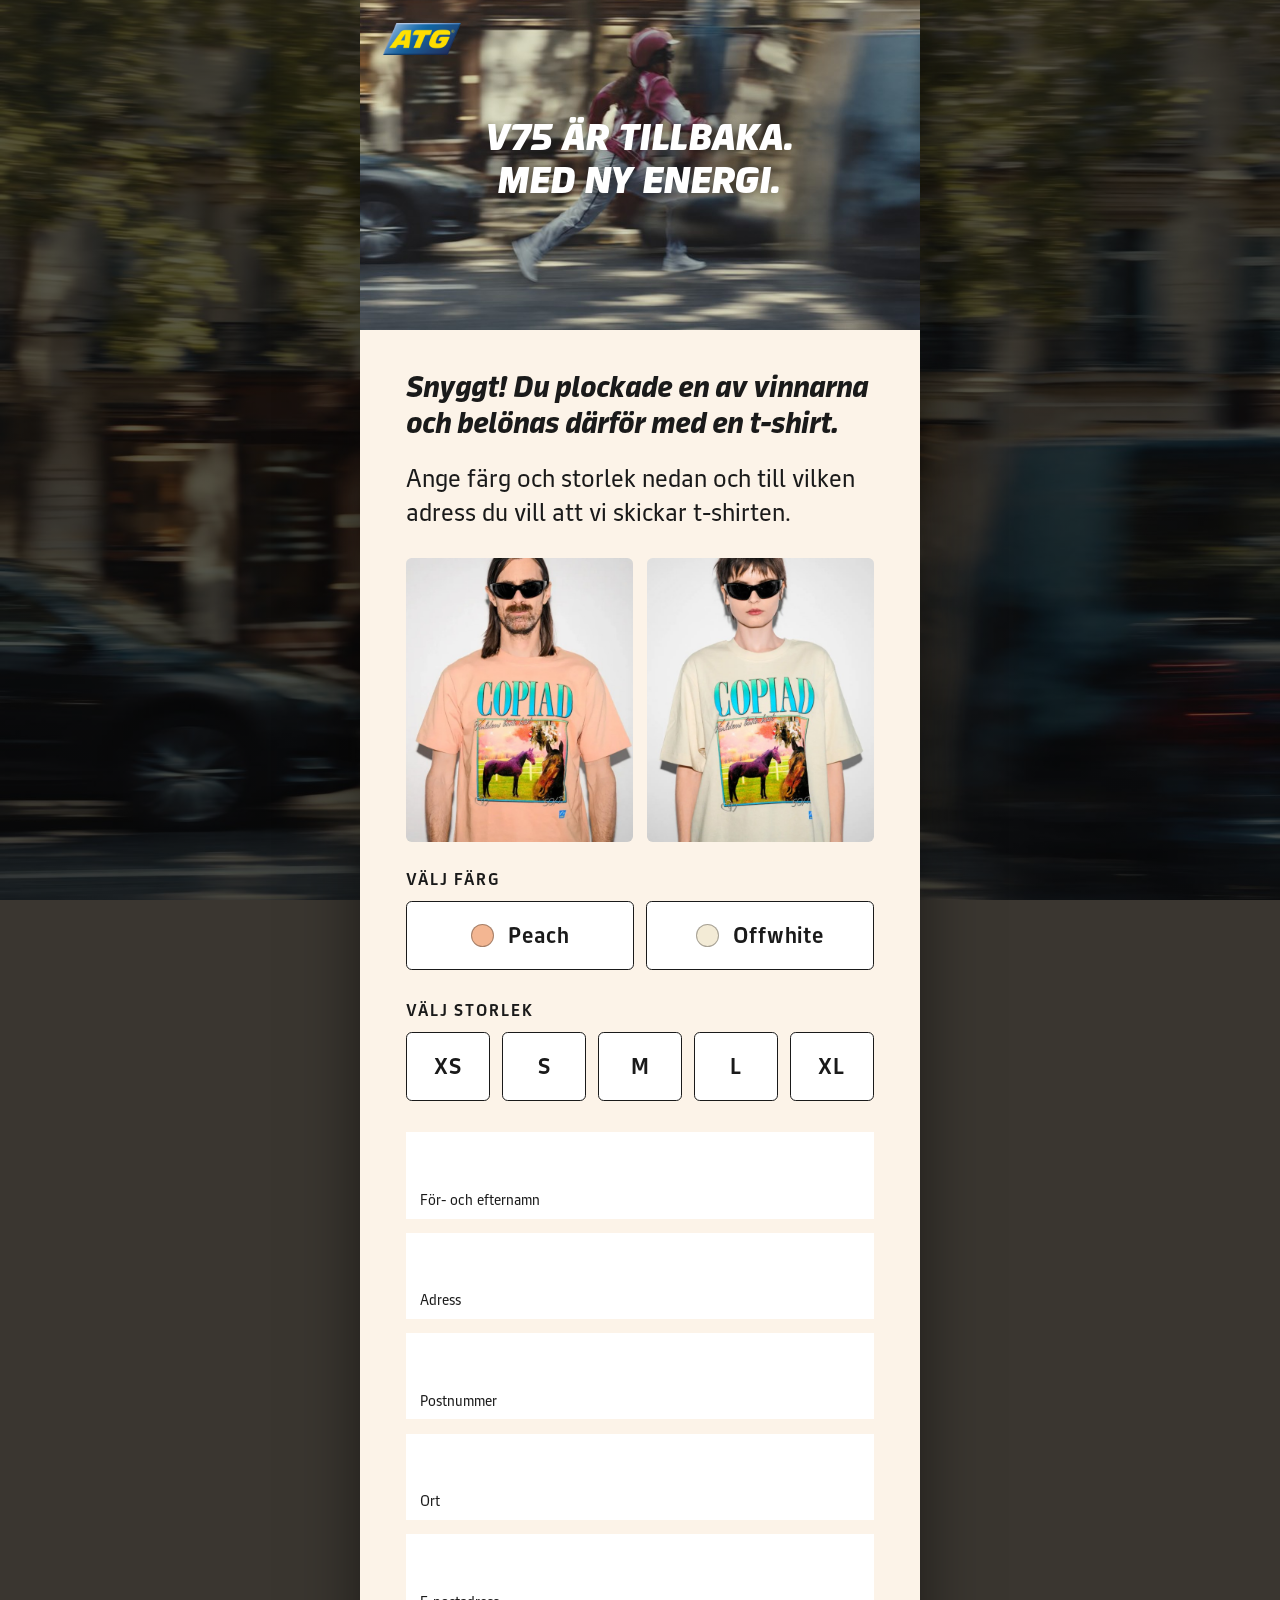
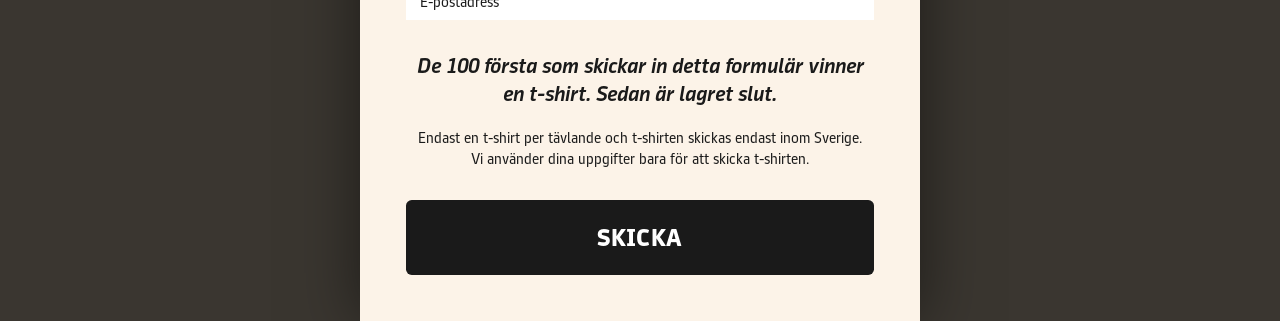
<file: index.html>
<!doctype html>
<html lang="sv">
<head>
  <meta charset="utf-8">
  <meta name="viewport" content="width=device-width, initial-scale=1">
  <!-- Frågar databasen direkt om t-shirtarna är slut och döljer innehållet tills svaret kommit.
       Är det slut visar script.js slutsidans text här direkt, utan att formuläret syns. -->
  <script>
    // Har den här telefonen redan beställt? Då direkt till tacksidan. ?ny nollställer (för test).
    try {
      if (/[?&]ny\b/.test(location.search)) localStorage.removeItem('atg-v75-bestallt');
      else if (localStorage.getItem('atg-v75-bestallt')) location.replace('tack.html');
    } catch (e) {}
    document.documentElement.classList.add('kollar');
  </script>
  <link rel="preconnect" href="https://nkfxqteujqatmzwbnxrn.supabase.co" crossorigin>
  <script src="db.js?v=2"></script>
  <title>V75 är tillbaka. Hämta din t-shirt | ATG</title>
  <meta name="description" content="Snyggt! Du plockade en av vinnarna och belönas därför med en t-shirt.">
  <meta name="robots" content="noindex, nofollow">
  <meta name="theme-color" content="#3A3630">

  <meta property="og:type" content="website">
  <meta property="og:locale" content="sv_SE">
  <meta property="og:title" content="V75 är tillbaka. Med ny energi.">
  <meta property="og:description" content="Snyggt! Du plockade en av vinnarna och belönas därför med en t-shirt.">
  <meta property="og:url" content="https://atg.shinyhappypeople.se/">
  <meta property="og:image" content="https://atg.shinyhappypeople.se/img/og.jpg">
  <meta property="og:image:width" content="1200">
  <meta property="og:image:height" content="630">
  <meta name="twitter:card" content="summary_large_image">

  <link rel="icon" type="image/png" href="img/favicon.png">
  <link rel="apple-touch-icon" href="img/apple-touch-icon.png">
  <link rel="preload" href="fonts/ATGRubrik.woff2" as="font" type="font/woff2" crossorigin>
  <link rel="preload" href="fonts/ATGText-ExtraBoldItalic.woff2" as="font" type="font/woff2" crossorigin>
  <link rel="preload" href="fonts/ATGText-Regular.woff2" as="font" type="font/woff2" crossorigin>
  <link rel="stylesheet" href="styles.css?v=7">
</head>
<body>
  <div class="page" id="page">

    <header class="hero">
      <img class="hero__logo" src="img/atg-logo.png" width="54" height="22" alt="ATG">
      <h1 class="hero__title">V75 är tillbaka.<br>Med ny energi.</h1>
    </header>

    <!-- Visas när t-shirtarna är slut. Samma text som slut.html. -->
    <main class="content content--soldout" id="slut-innehall" hidden>
      <h2 class="intro__title intro__title--wrap">Oj vad snabbt ni plockade de 100 vinnarna! Alla t-shirts är nu slut.</h2>
      <p class="intro__text intro__text--wrap">Hoppas du har bättre flyt på V75 i morgon. Lycka till!</p>
    </main>

    <main class="content" id="start-innehall">

      <div class="intro">
        <h2 class="intro__title">Snyggt! Du plockade en av vinnarna <br>och belönas därför med en t-shirt.</h2>
        <p class="intro__text">Ange färg och storlek nedan och till vilken <br>adress du vill att vi skickar <span class="nobr">t-shirten.</span></p>
      </div>

      <div class="photos">
        <button type="button" class="photo" data-lightbox="img/tshirt-peach.jpg" data-alt="Modell i persikofärgad t-shirt med Copiad-tryck" aria-label="Visa persikofärgad t-shirt i helskärm">
          <img src="img/tshirt-peach.jpg" width="746" height="746" decoding="async" alt="Modell i persikofärgad t-shirt med Copiad-tryck">
        </button>
        <button type="button" class="photo" data-lightbox="img/tshirt-offwhite.jpg" data-alt="Modell i offwhite t-shirt med Copiad-tryck" aria-label="Visa offwhite t-shirt i helskärm">
          <img src="img/tshirt-offwhite.jpg" width="746" height="746" decoding="async" alt="Modell i offwhite t-shirt med Copiad-tryck">
        </button>
      </div>

      <form class="form" id="tshirt-form" novalidate>

        <fieldset class="choice">
          <legend class="choice__legend">Välj färg</legend>
          <div class="choice__row">
            <label class="chip chip--color">
              <input type="radio" name="farg" value="peach" required>
              <span class="chip__face"><span class="swatch swatch--peach"></span>Peach</span>
            </label>
            <label class="chip chip--color">
              <input type="radio" name="farg" value="offwhite">
              <span class="chip__face"><span class="swatch swatch--offwhite"></span>Offwhite</span>
            </label>
          </div>
        </fieldset>

        <fieldset class="choice">
          <legend class="choice__legend">Välj storlek</legend>
          <div class="choice__row">
            <label class="chip"><input type="radio" name="storlek" value="xs" required><span class="chip__face">XS</span></label>
            <label class="chip"><input type="radio" name="storlek" value="s"><span class="chip__face">S</span></label>
            <label class="chip"><input type="radio" name="storlek" value="m"><span class="chip__face">M</span></label>
            <label class="chip"><input type="radio" name="storlek" value="l"><span class="chip__face">L</span></label>
            <label class="chip"><input type="radio" name="storlek" value="xl"><span class="chip__face">XL</span></label>
          </div>
        </fieldset>

        <div class="fields">
          <div class="field">
            <input id="f-namn" name="namn" type="text" autocomplete="name" required>
            <label for="f-namn">För- och efternamn</label>
          </div>
          <div class="field">
            <input id="f-adress" name="adress" type="text" autocomplete="street-address" required>
            <label for="f-adress">Adress</label>
          </div>
          <div class="field">
            <input id="f-postnr" name="postnummer" type="text" inputmode="numeric" autocomplete="postal-code" pattern="[0-9]{3} ?[0-9]{2}" maxlength="6" title="Fem siffror, till exempel 123 45" required>
            <label for="f-postnr">Postnummer</label>
          </div>
          <div class="field">
            <input id="f-ort" name="ort" type="text" autocomplete="address-level2" required>
            <label for="f-ort">Ort</label>
          </div>
          <div class="field">
            <input id="f-epost" name="epost" type="email" autocomplete="email" required>
            <label for="f-epost">E-postadress</label>
          </div>
        </div>

        <!-- Fälla för spambottar. Människor ser den aldrig. -->
        <div class="trap" aria-hidden="true">
          <label for="f-honey">Lämna tomt</label>
          <input id="f-honey" name="_honey" type="text" tabindex="-1" autocomplete="off">
        </div>

        <p class="stock">De 100 första som skickar in detta formulär vinner en t-shirt. Sedan är lagret slut.</p>

        <p class="disclaimer">Endast en t-shirt per tävlande och t-shirten skickas endast inom Sverige. <br>Vi använder dina uppgifter bara för att skicka <span class="nobr">t-shirten.</span></p>

        <button class="submit" type="submit">Skicka</button>

      </form>
    </main>
  </div>

  <!-- Popup i mitten för meddelanden vid Skicka -->
  <dialog class="notice" id="notice" aria-labelledby="notice-title" aria-describedby="notice-text">
    <h2 class="notice__title" id="notice-title"></h2>
    <p class="notice__text" id="notice-text"></p>
    <button type="button" class="submit" id="notice-ok">OK</button>
  </dialog>

  <!-- Helskärmsvisning av bild -->
  <div class="lightbox" id="lightbox" role="dialog" aria-modal="true" aria-label="Förstorad bild" hidden>
    <button type="button" class="lightbox__backdrop" id="lightbox-backdrop" aria-label="Stäng"></button>
    <img class="lightbox__img" id="lightbox-img" alt="">
    <button type="button" class="lightbox__close" id="lightbox-close" aria-label="Stäng förstorad bild">
      <svg width="22" height="22" viewBox="0 0 22 22" fill="none" aria-hidden="true"><path d="M3 3L19 19M19 3L3 19" stroke="currentColor" stroke-width="1.8" stroke-linecap="round"/></svg>
    </button>
  </div>

  <script src="script.js?v=6"></script>
</body>
</html>
</file>
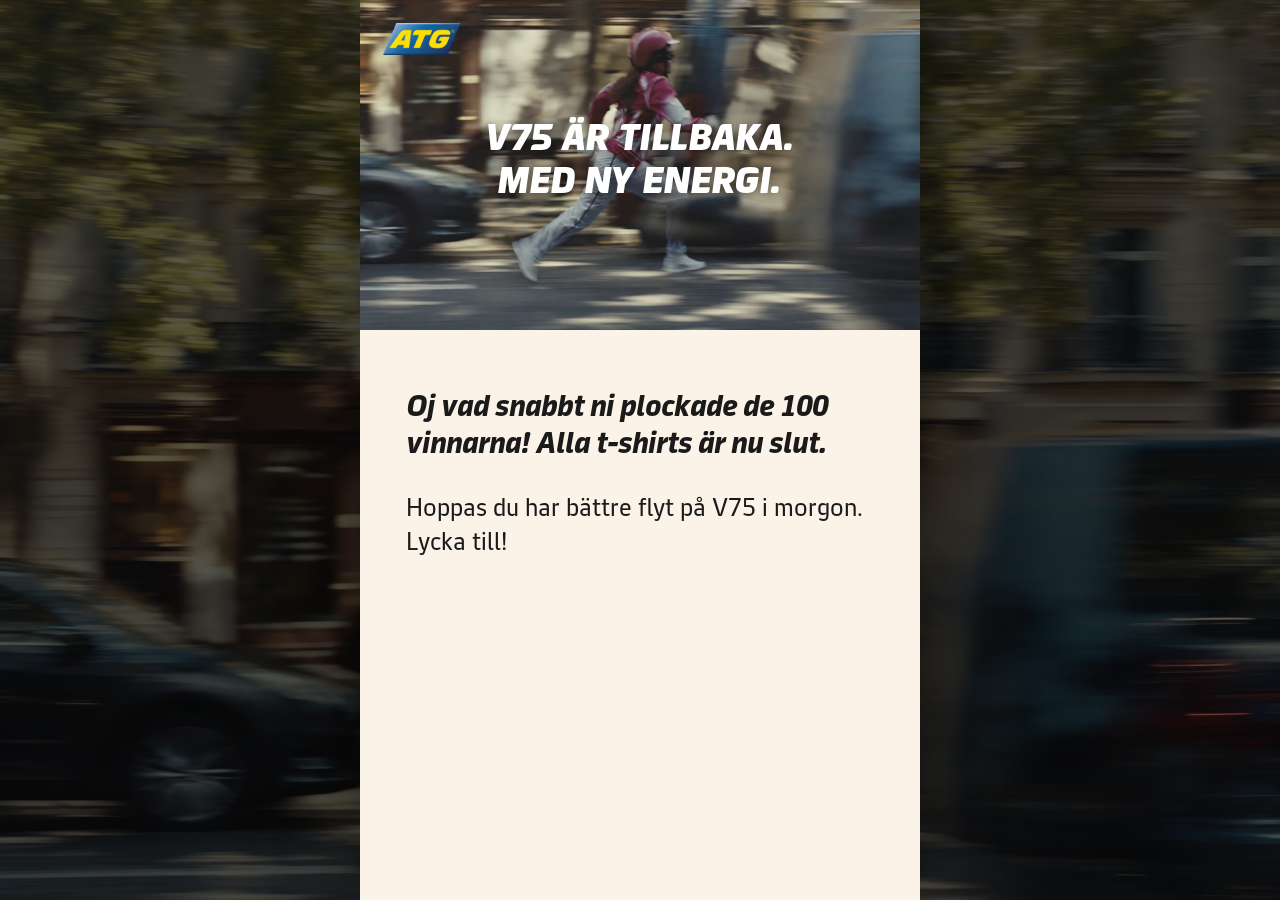
<file: slut.html>
<!doctype html>
<html lang="sv">
<head>
  <meta charset="utf-8">
  <meta name="viewport" content="width=device-width, initial-scale=1">
  <title>Alla t-shirts är slut | ATG</title>
  <meta name="description" content="Oj vad snabbt ni plockade de 100 vinnarna! Alla t-shirts är nu slut.">
  <meta name="robots" content="noindex, nofollow">
  <meta name="theme-color" content="#3A3630">

  <link rel="icon" type="image/png" href="img/favicon.png">
  <link rel="apple-touch-icon" href="img/apple-touch-icon.png">
  <link rel="preload" href="fonts/ATGRubrik.woff2" as="font" type="font/woff2" crossorigin>
  <link rel="preload" href="fonts/ATGText-ExtraBoldItalic.woff2" as="font" type="font/woff2" crossorigin>
  <link rel="preload" href="fonts/ATGText-Regular.woff2" as="font" type="font/woff2" crossorigin>
  <link rel="preconnect" href="https://nkfxqteujqatmzwbnxrn.supabase.co" crossorigin>
  <script src="db.js?v=2"></script>
  <link rel="stylesheet" href="styles.css?v=7">
</head>
<body>
  <div class="page">

    <header class="hero">
      <img class="hero__logo" src="img/atg-logo.png" width="54" height="22" alt="ATG">
      <h1 class="hero__title">V75 är tillbaka.<br>Med ny energi.</h1>
    </header>

    <main class="content content--soldout">
      <h2 class="intro__title intro__title--wrap">Oj vad snabbt ni plockade de 100 vinnarna! Alla t-shirts är nu slut.</h2>
      <p class="intro__text intro__text--wrap">Hoppas du har bättre flyt på V75 i morgon. Lycka till!</p>
    </main>
  </div>

  <script>
    // Har platser öppnats igen (t.ex. efter ett test eller ett raderat inskick)? Tillbaka till formuläret.
    DB_STATUS.then(function (s) { if (s && s.slut === false) location.replace('./'); });
  </script>
</body>
</html>
</file>
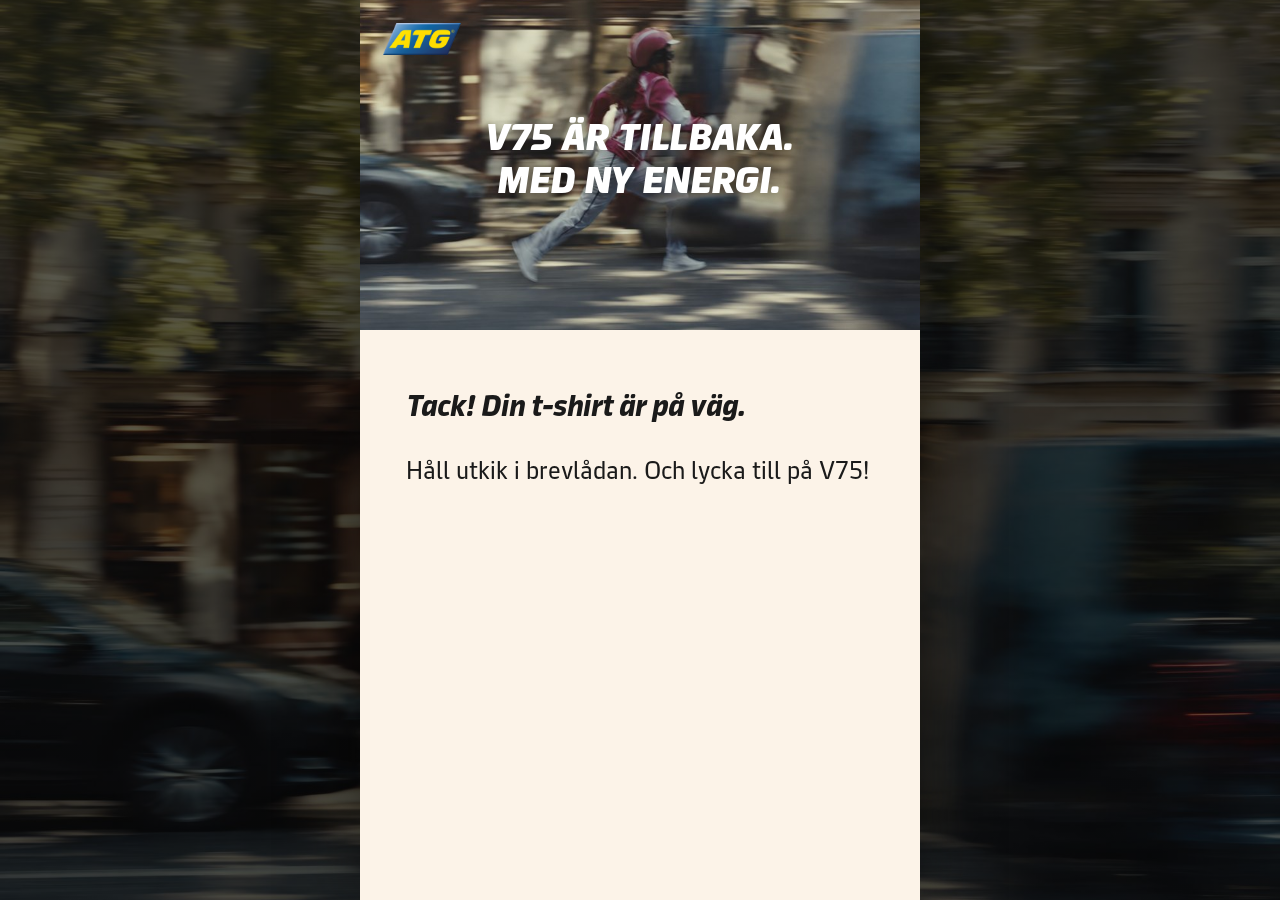
<file: tack.html>
<!doctype html>
<html lang="sv">
<head>
  <meta charset="utf-8">
  <meta name="viewport" content="width=device-width, initial-scale=1">
  <title>Tack för din beställning | ATG</title>
  <meta name="description" content="Tack! Din t-shirt är på väg.">
  <meta name="robots" content="noindex, nofollow">
  <meta name="theme-color" content="#3A3630">

  <link rel="icon" type="image/png" href="img/favicon.png">
  <link rel="apple-touch-icon" href="img/apple-touch-icon.png">
  <link rel="preload" href="fonts/ATGRubrik.woff2" as="font" type="font/woff2" crossorigin>
  <link rel="preload" href="fonts/ATGText-ExtraBoldItalic.woff2" as="font" type="font/woff2" crossorigin>
  <link rel="preload" href="fonts/ATGText-Regular.woff2" as="font" type="font/woff2" crossorigin>
  <link rel="stylesheet" href="styles.css?v=7">
</head>
<body>
  <div class="page">

    <header class="hero">
      <img class="hero__logo" src="img/atg-logo.png" width="54" height="22" alt="ATG">
      <h1 class="hero__title">V75 är tillbaka.<br>Med ny energi.</h1>
    </header>

    <main class="content content--soldout">
      <h2 class="intro__title intro__title--wrap">Tack! Din t-shirt är på väg.</h2>
      <p class="intro__text intro__text--wrap">Håll utkik i brevlådan. Och lycka till på V75!</p>

      <div class="receipt" id="kvitto" hidden>
        <p class="receipt__label">Din beställning</p>
        <p class="receipt__text"><span class="receipt__item" id="kvitto-plagg"></span><br><span id="kvitto-namn"></span><br><span id="kvitto-adress"></span><br><span id="kvitto-ort"></span></p>
      </div>
    </main>
  </div>

  <script>
    // Sammanfattningen sparades i fliken när beställningen gick igenom (script.js).
    // Saknas den, t.ex. vid ett senare besök, visas bara tacktexten.
    (function () {
      var k = null;
      try { k = JSON.parse(sessionStorage.getItem('atg-v75-kvitto')); } catch (e) {}
      if (!k || !k.farg || !k.storlek) return;
      document.getElementById('kvitto-plagg').textContent = k.farg + ', storlek ' + k.storlek;
      document.getElementById('kvitto-namn').textContent = k.namn || '';
      document.getElementById('kvitto-adress').textContent = k.adress || '';
      document.getElementById('kvitto-ort').textContent = ((k.postnummer || '') + ' ' + (k.ort || '')).trim();
      document.getElementById('kvitto').hidden = false;
    })();
  </script>
</body>
</html>
</file>
<file: styles.css>
/* ATG V75: kampanjsida (t-shirt)
   Typsnitt: ATG Rubrik (hero-rubrik), ATG Text (allt annat).

   Skalning: skissen är ritad i 390 px. Alla mått anges i designpixlar (var(--u))
   och växer med kolumnen, från 390 px upp till max 560 px. Då ser sidan ut exakt
   som Claude Design-skissen på varje bredd. Under 390 px står måtten still och
   texten bryts fritt i stället. */

@font-face { font-family: "ATG Rubrik"; src: url("fonts/ATGRubrik.woff2") format("woff2"); font-weight: 400; font-style: normal; font-display: swap; }
@font-face { font-family: "ATG Text"; src: url("fonts/ATGText-Regular.woff2") format("woff2"); font-weight: 400; font-style: normal; font-display: swap; }
@font-face { font-family: "ATG Text"; src: url("fonts/ATGText-Medium.woff2") format("woff2"); font-weight: 500; font-style: normal; font-display: swap; }
@font-face { font-family: "ATG Text"; src: url("fonts/ATGText-Bold.woff2") format("woff2"); font-weight: 700; font-style: normal; font-display: swap; }
@font-face { font-family: "ATG Text"; src: url("fonts/ATGText-BoldItalic.woff2") format("woff2"); font-weight: 700; font-style: italic; font-display: swap; }
@font-face { font-family: "ATG Text"; src: url("fonts/ATGText-ExtraBold.woff2") format("woff2"); font-weight: 800; font-style: normal; font-display: swap; }
@font-face { font-family: "ATG Text"; src: url("fonts/ATGText-ExtraBoldItalic.woff2") format("woff2"); font-weight: 800; font-style: italic; font-display: swap; }

:root {
  --bg: #FCF3E8;        /* cream */
  --ink: #1A1A1A;
  --ink-hover: #000000;
  --white: #FFFFFF;
  --hero-fallback: #3A3630;
  --backdrop-dim: rgba(0, 0, 0, 0.62);   /* mörkning av helskärmsbilden bakom kolumnen */
  --chip-hover: #F2E6D8;
  --peach: #F3B692;     /* färgprov t-shirt */
  --offwhite: #F3EBD6;
  --swatch-edge: rgba(26, 26, 26, 0.35);
  --lightbox-bg: rgba(10, 8, 6, 0.94);
  --notice-backdrop: rgba(10, 8, 6, 0.6);

  --column: 560px;                                                   /* kolumnens maxbredd */
  --u: clamp(1px, calc(100vw / 390), calc(var(--column) / 390));     /* 1 designpixel */
  --gutter: calc(32 * var(--u));                                     /* sidomarginal */

  --font-display: "ATG Rubrik", "ATG Text", Arial, sans-serif;
  --font-text: "ATG Text", Arial, sans-serif;
}

* { box-sizing: border-box; }

html, body { margin: 0; background: var(--bg); }

body {
  font-family: var(--font-text);
  color: var(--ink);
  -webkit-font-smoothing: antialiased;
}

/* Bredare skärmar än kolumnen: hero-bilden i helskärm, mörkad, bakom kolumnen */
@media (min-width: 561px) {
  html { background: var(--hero-fallback); }
  body { background: transparent; }   /* annars målas body-färgen över bilden */

  body::before {
    content: "";
    position: fixed;
    inset: 0;
    z-index: -1;
    background-color: var(--hero-fallback);
    background-image: linear-gradient(var(--backdrop-dim), var(--backdrop-dim)), url("img/hero@2x.jpg");
    background-size: cover;
    background-position: 50% 70%;
    background-repeat: no-repeat;
  }

  .page { box-shadow: 0 0 60px rgba(0, 0, 0, 0.5); }
}

.page {
  position: relative;
  width: 100%;
  max-width: var(--column);
  min-height: 100vh;
  margin: 0 auto;
  background: var(--bg);
  display: flex;
  flex-direction: column;
}

/* Hero */
.hero {
  position: relative;
  height: calc(230 * var(--u));
  padding: calc(24 * var(--u)) var(--gutter) calc(32 * var(--u));
  display: flex;
  align-items: center;
  justify-content: center;
  background-color: var(--hero-fallback);
  background-image: url("img/hero.jpg");
  background-image: -webkit-image-set(url("img/hero.jpg") 1x, url("img/hero@2x.jpg") 2x);
  background-image: image-set(url("img/hero.jpg") 1x, url("img/hero@2x.jpg") 2x);
  background-size: 136% auto;       /* samma utsnitt som mockupen */
  background-position: 49% 100%;
  background-repeat: no-repeat;
}

.hero__logo {
  position: absolute;
  top: calc(16 * var(--u));
  left: calc(16 * var(--u));
  width: calc(54 * var(--u));
  height: auto;
}

.hero__title {
  margin: 0;
  font-family: var(--font-display);
  font-weight: 400;
  font-size: calc(25 * var(--u));
  line-height: 1.2;
  letter-spacing: 0.01em;
  text-transform: uppercase;
  text-align: center;
  white-space: nowrap;
  color: var(--white);
  text-shadow: 0 1px 10px rgba(0, 0, 0, 0.35);
}

/* Innehåll */
.content {
  display: flex;
  flex-direction: column;
  gap: calc(20 * var(--u));
  padding: calc(28 * var(--u)) var(--gutter) calc(32 * var(--u));
}

.content--soldout { padding: calc(40 * var(--u)) var(--gutter) calc(48 * var(--u)); }

/* Medan sidan frågar databasen om t-shirtarna är slut: dölj innehållet, behåll hero och layout */
.kollar .content { visibility: hidden; }
.content[hidden] { display: none; }   /* start- eller slutinnehållet, bara ett i taget */

.intro { display: flex; flex-direction: column; gap: calc(14 * var(--u)); }

.intro__title {
  margin: 0;
  font-weight: 800;
  font-style: italic;
  font-size: calc(20 * var(--u));
  line-height: 1.25;
  white-space: nowrap;
}

.intro__text {
  margin: 0;
  font-size: calc(17.3 * var(--u));
  line-height: 1.35;
  white-space: nowrap;
}

.intro__title--wrap { white-space: normal; line-height: 1.3; }
.intro__text--wrap { white-space: normal; }

/* Foton */
.photos {
  display: grid;
  grid-template-columns: repeat(2, minmax(0, 1fr));
  gap: calc(10 * var(--u));
}

.photo {
  appearance: none;
  -webkit-appearance: none;
  margin: 0;
  padding: 0;
  border: 0;
  background: none;
  border-radius: calc(4 * var(--u));
  cursor: zoom-in;
  display: block;
}
.photo img {
  width: 100%;
  height: auto;
  aspect-ratio: 4 / 5;
  object-fit: cover;
  object-position: 50% 60%;
  border-radius: calc(4 * var(--u));
  display: block;
}
.photo:hover img { filter: brightness(0.95); }
.photo:focus-visible { outline: 2px solid var(--ink); outline-offset: 2px; }

/* Lightbox: fast i px, den täcker hela skärmen och följer inte kolumnen */
.lightbox {
  position: fixed;
  inset: 0;
  z-index: 50;
  background: var(--lightbox-bg);
  display: flex;
  align-items: center;
  justify-content: center;
  padding: 16px;
}
.lightbox[hidden] { display: none; }

.lightbox__backdrop {
  position: absolute;
  inset: 0;
  appearance: none;
  -webkit-appearance: none;
  border: 0;
  background: transparent;
  cursor: zoom-out;
}

.lightbox__img {
  position: relative;
  max-width: 100%;
  max-height: 100%;
  width: auto;
  height: auto;
  object-fit: contain;
  border-radius: 4px;
  box-shadow: 0 10px 40px rgba(0, 0, 0, 0.6);
}

.lightbox__close {
  position: absolute;
  top: 12px;
  right: 12px;
  width: 44px;
  height: 44px;
  appearance: none;
  -webkit-appearance: none;
  border: 0;
  border-radius: 22px;
  background: rgba(255, 255, 255, 0.12);
  color: var(--white);
  display: flex;
  align-items: center;
  justify-content: center;
  cursor: pointer;
}
.lightbox__close:hover { background: rgba(255, 255, 255, 0.22); }
.lightbox__close:focus-visible { outline: 2px solid var(--white); outline-offset: 2px; }

/* Färg- och storleksval */
.form { display: flex; flex-direction: column; gap: calc(22 * var(--u)); }

.choice { margin: 0; padding: 0; border: 0; min-width: 0; }

.choice__legend {
  padding: 0;
  margin: 0 0 calc(8 * var(--u));
  font-size: calc(11 * var(--u));
  font-weight: 700;
  letter-spacing: 0.12em;
  text-transform: uppercase;
}

.choice__row { display: flex; gap: calc(8 * var(--u)); }

.chip { flex: 1 1 0; min-width: 0; position: relative; }

.chip input {
  position: absolute;
  opacity: 0;
  width: 1px;
  height: 1px;
  margin: 0;
}

.chip__face {
  display: flex;
  align-items: center;
  justify-content: center;
  gap: calc(10 * var(--u));
  min-height: calc(48 * var(--u));
  border: calc(1 * var(--u)) solid var(--ink);
  border-radius: calc(4 * var(--u));
  background: var(--white);
  color: var(--ink);
  font-weight: 700;
  font-size: calc(15 * var(--u));
  letter-spacing: 0.04em;
  cursor: pointer;
  transition: background 0.12s, color 0.12s, transform 0.1s;
}
.chip:hover input:not(:checked):not(:disabled) + .chip__face { background: var(--chip-hover); }
.chip:active input:not(:disabled) + .chip__face { transform: translateY(1px); }
.chip input:checked + .chip__face { background: var(--ink); color: var(--white); }
.chip input:focus-visible + .chip__face { outline: 2px solid var(--ink); outline-offset: 2px; }
.chip input:disabled + .chip__face { cursor: default; }

.swatch {
  width: calc(16 * var(--u));
  height: calc(16 * var(--u));
  border-radius: 50%;
  border: calc(1 * var(--u)) solid var(--swatch-edge);
  flex: 0 0 auto;
}
.swatch--peach { background: var(--peach); }
.swatch--offwhite { background: var(--offwhite); }

/* Fält */
.fields { display: flex; flex-direction: column; gap: calc(10 * var(--u)); }

.field {
  display: flex;
  flex-direction: column;
  justify-content: flex-end;
  gap: calc(6 * var(--u));
  min-height: calc(60 * var(--u));
  padding: calc(12 * var(--u)) calc(10 * var(--u)) calc(8 * var(--u));
  background: var(--white);
}
.field:focus-within { box-shadow: 0 0 0 2px var(--ink); }

.field input {
  width: 100%;
  padding: 0;
  border: 0;
  outline: 0;
  background: transparent;
  font-family: var(--font-text);
  font-size: calc(16 * var(--u));   /* aldrig under 16 px, annars zoomar iOS vid fokus */
  color: var(--ink);
}

.field label { font-size: calc(10 * var(--u)); line-height: 1; }

/* Spamfälla: utanför skärmen, aldrig synlig */
.trap {
  position: absolute;
  left: -9999px;
  width: 1px;
  height: 1px;
  overflow: hidden;
}

/* Lagertext, villkor och knapp */
.stock {
  margin: 0;
  font-weight: 700;
  font-style: italic;
  font-size: calc(14 * var(--u));
  line-height: 1.4;
  text-align: center;
}

.disclaimer {
  margin: calc(-8 * var(--u)) 0 0;
  font-size: calc(10 * var(--u));   /* samma som fältetiketterna */
  line-height: 1.4;
  text-align: center;
}

.submit {
  appearance: none;
  width: 100%;
  min-height: calc(52 * var(--u));
  border: 0;
  border-radius: calc(4 * var(--u));
  background: var(--ink);
  color: var(--white);
  font-family: var(--font-text);
  font-weight: 800;
  font-size: calc(16 * var(--u));
  letter-spacing: 0.02em;
  text-transform: uppercase;
  cursor: pointer;
  transition: background 0.15s, transform 0.1s;
}
.submit:hover:not(:disabled) { background: var(--ink-hover); }
.submit:active:not(:disabled) { transform: translateY(1px); }
.submit:focus-visible { outline: 2px solid var(--ink); outline-offset: 2px; }
.submit:disabled { cursor: default; }

/* Fält eller val som ska rättas (markeras när popupen visas, försvinner vid ändring) */
.field.fel { box-shadow: 0 0 0 2px var(--ink); }
.choice.fel .chip__face { box-shadow: inset 0 0 0 calc(1 * var(--u)) var(--ink); }

/* Popup i mitten för meddelanden vid Skicka */
.notice {
  width: min(calc(326 * var(--u)), calc(100vw - 32px));
  max-width: none;
  padding: calc(24 * var(--u));
  border: 0;
  border-radius: calc(4 * var(--u));
  background: var(--bg);
  color: var(--ink);
  box-shadow: 0 10px 40px rgba(0, 0, 0, 0.35);
}
.notice::backdrop { background: var(--notice-backdrop); }
.notice[open] { animation: notice-in 0.18s ease-out; }
@keyframes notice-in { from { opacity: 0; transform: translateY(8px) scale(0.98); } }
@media (prefers-reduced-motion: reduce) { .notice[open] { animation: none; } }

.notice__title {
  margin: 0 0 calc(10 * var(--u));
  font-weight: 800;
  font-style: italic;
  font-size: calc(20 * var(--u));
  line-height: 1.25;
}
.notice__text {
  margin: 0 0 calc(22 * var(--u));
  font-size: calc(16 * var(--u));
  line-height: 1.4;
}

/* Tacksidans sammanfattning */
.receipt {
  padding: calc(14 * var(--u)) calc(16 * var(--u)) calc(16 * var(--u));
  background: var(--white);
}
.receipt__label {
  margin: 0 0 calc(8 * var(--u));
  font-size: calc(11 * var(--u));
  font-weight: 700;
  letter-spacing: 0.12em;
  text-transform: uppercase;
}
.receipt__text {
  margin: 0;
  font-size: calc(16 * var(--u));
  line-height: 1.45;
}
.receipt__item { font-weight: 700; }

.nobr { white-space: nowrap; }   /* bryt aldrig "t-shirten" vid bindestrecket */

/* Smalare skärmar än 390 px: måtten står still (1 designpixel = 1 px) och texterna bryts naturligt.
   Hero-rubriken behåller sin brytning efter "tillbaka." men får radbrytas om den inte ryms.
   Mellanslaget före varje <br> i HTML:en håller isär orden när brytningen tas bort. */
@media (max-width: 389px) {
  .hero__title, .intro__title, .intro__text { white-space: normal; }
  .intro__title br, .intro__text br { display: none; }
}
</file>
